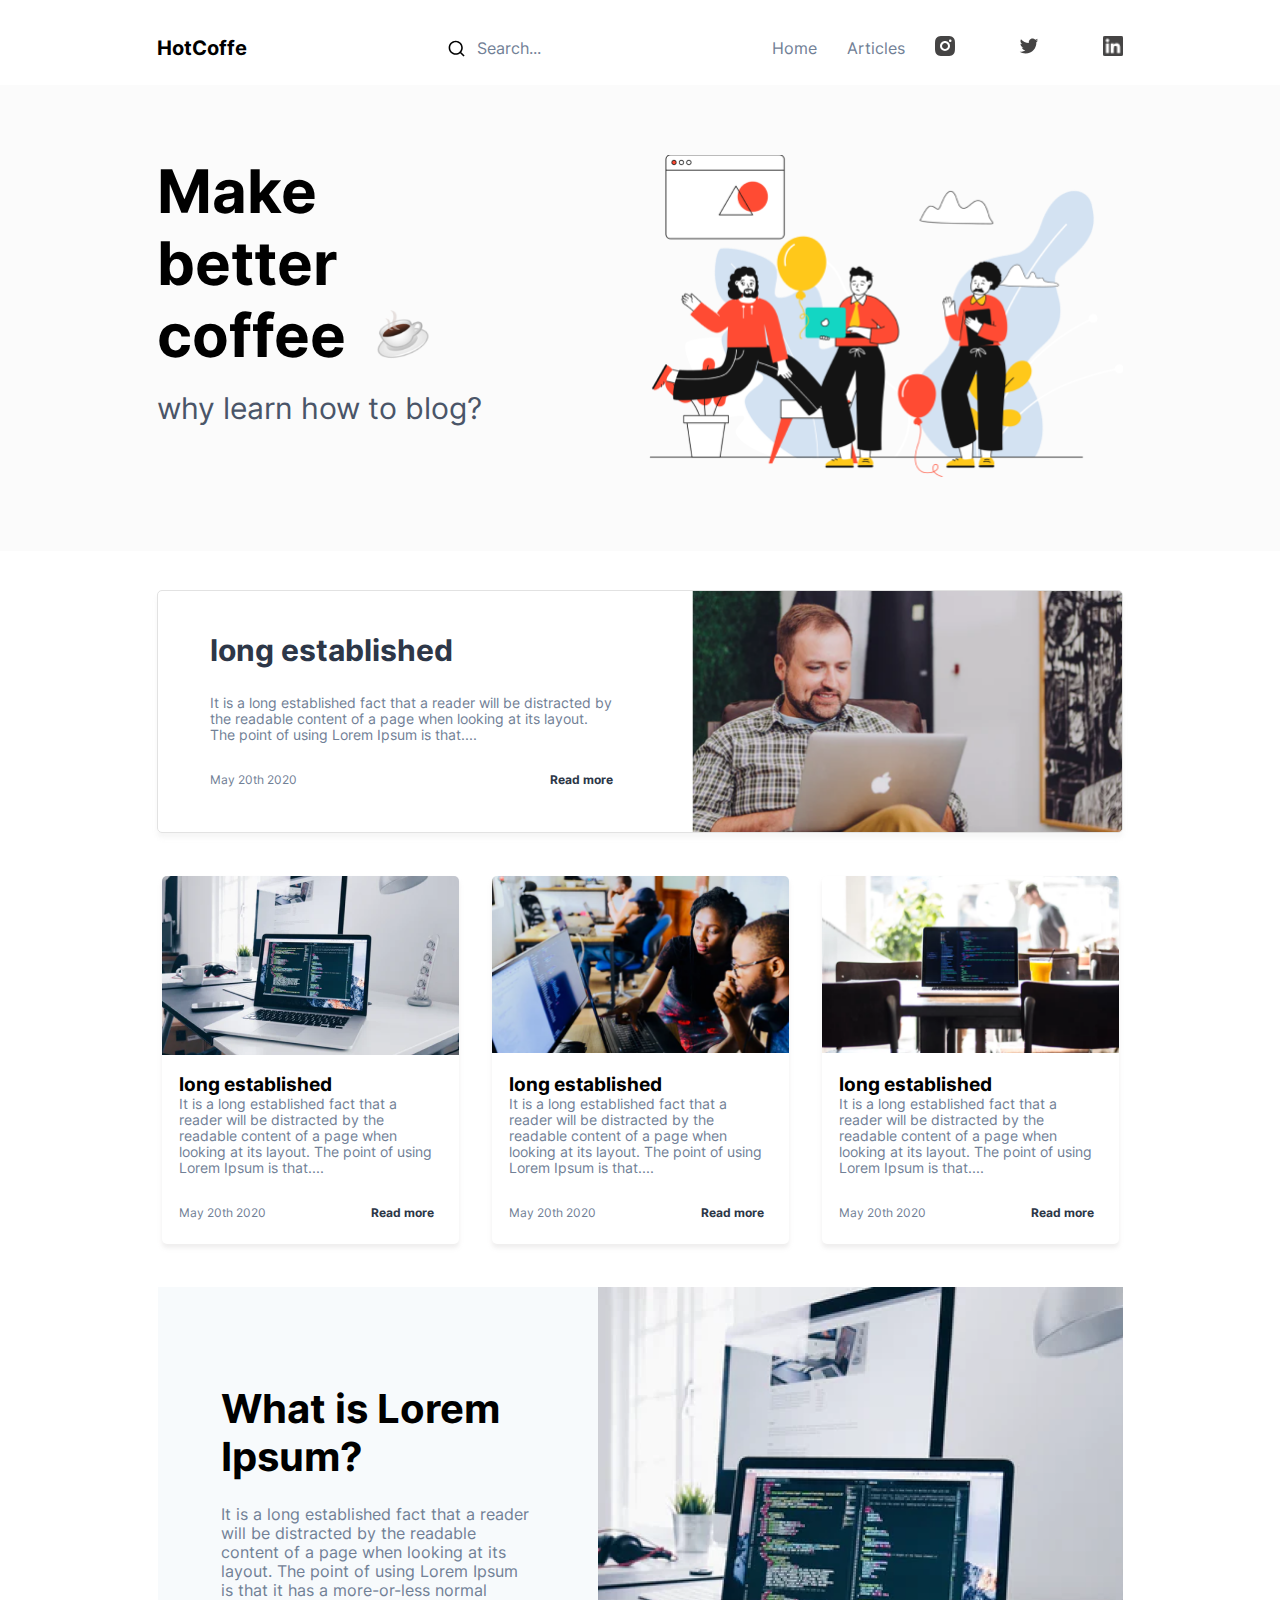
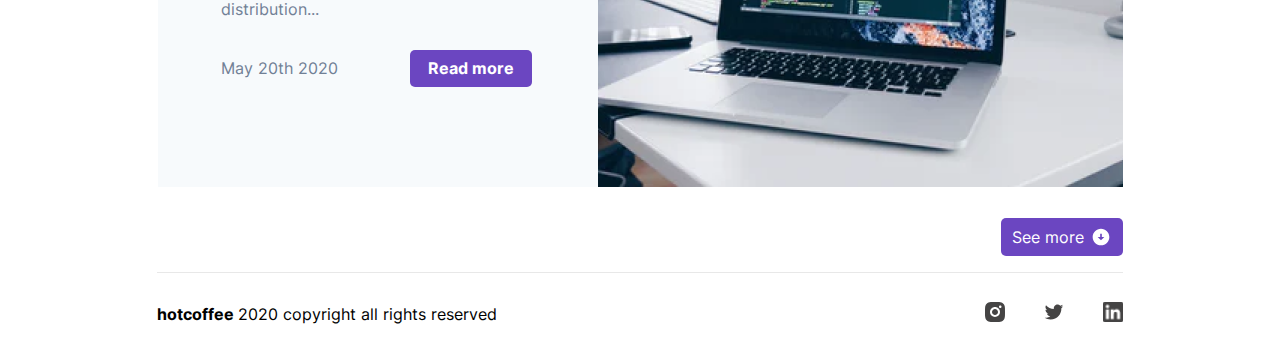
<file: index.html>
<!DOCTYPE html>
<html lang="en">

<head>
    <meta charset="UTF-8">
    <meta http-equiv="X-UA-Compatible" content="IE=edge">
    <meta name="viewport" content="width=device-width, initial-scale=1.0">
    <!-- <link rel="stylesheet" href="./css/main.css"> -->
    <link rel="stylesheet" href="./css/minfy.css">
    <title>HotCoffe</title>
</head>

<body>
    <header class="header">
        <h1 class="heading">HotCoffe</h1>
        <div class="search">
            <img src="./img/searchbtn.svg" alt="Search icon" width="17" height="17">
            <p class="search-text">Search...</p>
        </div> <!-- End of search -->

        <ul class="header-list">
            <li class="header-list_item">
                <a href="index.html" class="text header-list_link">Home</a>
            </li>
            <li class="header-list_item">
                <a href="about.html" class="text header-list_link">Articles</a>
            </li>
            <li class="header-list_item">
                <a href="#" class="header-list_link inst">
                    <img src="./img/ints.svg" alt="Instagram icon" width="20" height="20">
                </a>
            </li>
            <li class="header-list_item">
                <a href="#" class="header-list_link">
                    <img class="icons" src="./img/twitter.svg" alt="Twitter icon" width="20" height="20">
                </a>
            </li>
            <li class="header-list_item">
                <a href="#" class="header-list_link">
                    <img class="icons" src="./img/linkedin.png" alt="Linkedin iocn" width="20" height="20">
                </a>
            </li>
        </ul>
    </header> <!-- End of header -->

    <div class="container">
        <div class="hero">
            <div class="hero-left">
                <h2 class="hero-title">Make better coffee
                    <span><img class="coffe-img" src="./img/coffe.png" alt="Coffe cup" width="76" height="67"></span>
                </h2>
                <p class="hero-text">why learn how to blog?</p>
            </div> <!-- End of hero-left -->
        </div> <!-- End of hero -->
    </div> <!-- End of container -->

    <div class="section">
        <div class="section-left">
            <h3 class="section-title">long established</h3>
            <p class="section-text">It is a long established fact that a reader will be distracted by the readable
                content
                of a page when looking at its
                layout. The point of using Lorem Ipsum is that....</p>
            <div class="date">
                <p class="date-text">May 20th 2020</p>
                <a href="#" class="section-link">Read more</a>
            </div> <!-- End of date -->
        </div> <!-- End of section-left -->
    </div> <!-- End of section -->

    <div class="card">
        <div class="cards first-card">
            <div class="card-wrapper">
                <h3 class="card-title">long established</h3>
                <p class="section-text">It is a long established fact that a reader will be distracted by the readable
                    content
                    of a page when looking at its
                    layout. The point of using Lorem Ipsum is that....</p>
                <div class="date">
                    <p class="date-text">May 20th 2020</p>
                    <a href="#" class="section-link">Read more</a>
                </div>
            </div> <!-- End of card-wrapper -->
        </div> <!-- End of cards -->
        <div class="cards second-card">
            <div class="card-wrapper">
                <h3 class="card-title">long established</h3>
                <p class="section-text">It is a long established fact that a reader will be distracted by the readable
                    content
                    of a page when looking at its
                    layout. The point of using Lorem Ipsum is that....</p>
                <div class="date">
                    <p class="date-text">May 20th 2020</p>
                    <a href="#" class="section-link">Read more</a>
                </div>
            </div>
        </div> <!-- End of second-card -->
        <div class="cards third-card">
            <div class="card-wrapper">
                <h3 class="card-title">long established</h3>
                <p class="section-text">It is a long established fact that a reader will be distracted by the readable
                    content
                    of a page when looking at its
                    layout. The point of using Lorem Ipsum is that....</p>
                <div class="date">
                    <p class="date-text">May 20th 2020</p>
                    <a href="#" class="section-link">Read more</a>
                </div>
            </div>
        </div>
    </div> <!-- End of card -->

    <div class="box">
        <div class="box-left">
            <h3 class="box-title">What is Lorem Ipsum?</h3>
            <p class="box-text">It is a long established fact that a reader will be distracted by the readable content
                of a page when looking at its
                layout. The point of using Lorem Ipsum is that it has a more-or-less normal distribution...</p>
            <div class="date">
                <p class="date-text box-date-text">May 20th 2020</p>
                <a href="#" class="section-link box-link">Read more</a>
            </div>
        </div> <!-- End of box-left -->
        <div class="link-box">
            <a href="#" class="box-link">
                See more
                <img class="arrow-icon" src="./img/arrow.svg" alt="">
            </a>
        </div><!-- End of box-link -->
    </div> <!-- End of box -->

    <div class="footer-wrapper">
        <footer class="footer">
            <h3 class="copyright">hotcoffee <span class="copy-text"> 2020 copyright all rights reserved</span></h3>

            <div class="links">
                <a href="#">
                    <img src="./img/ints.svg" alt="Instagram icon" width="20" height="20">
                </a>
                <a href="#">
                    <img class="icons" src="./img/twitter.svg" alt="Twitter icon" width="20" height="20">
                </a>
                <a href="#">
                    <img class="icons" src="./img/linkedin.png" alt="Linkedin iocn" width="20" height="20">
                </a>
            </div>
        </footer> <!-- End of footer -->
    </div> <!-- End of footer-wrapper -->

</body>

</html>
</file>
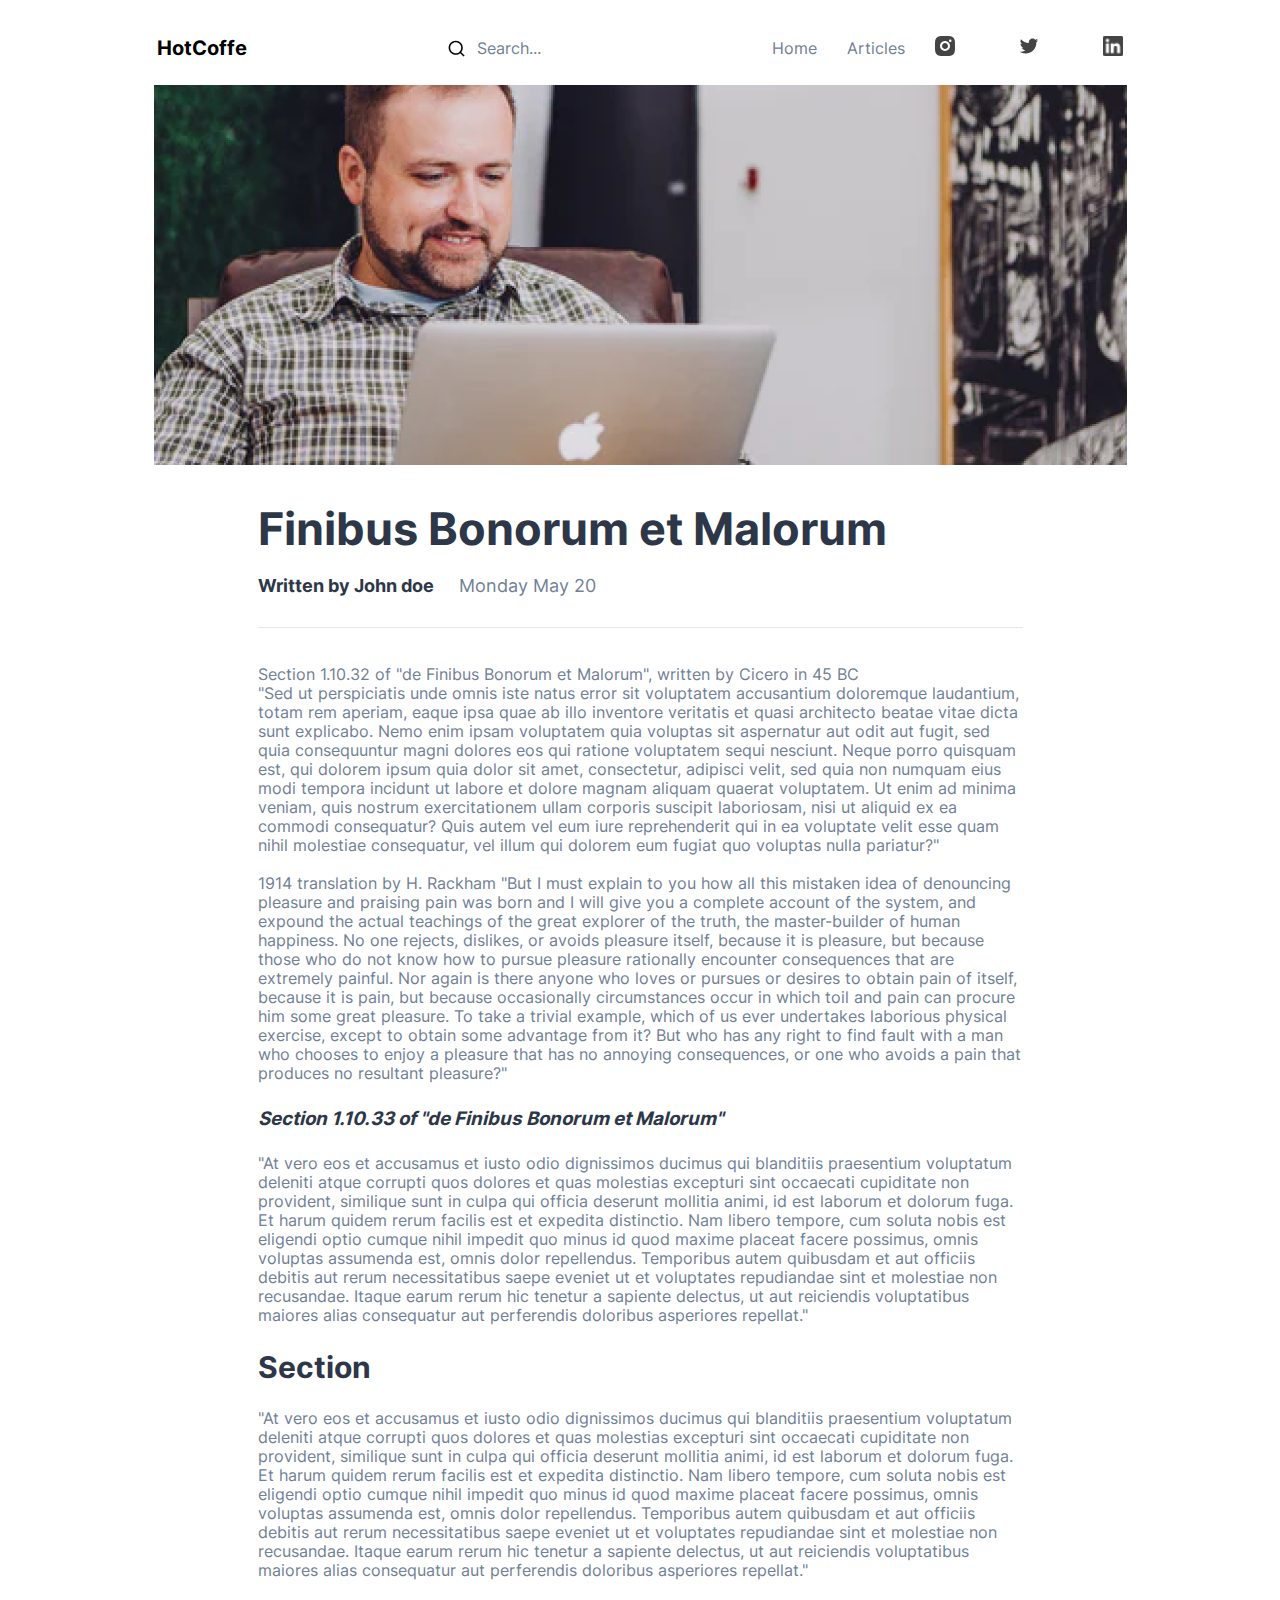
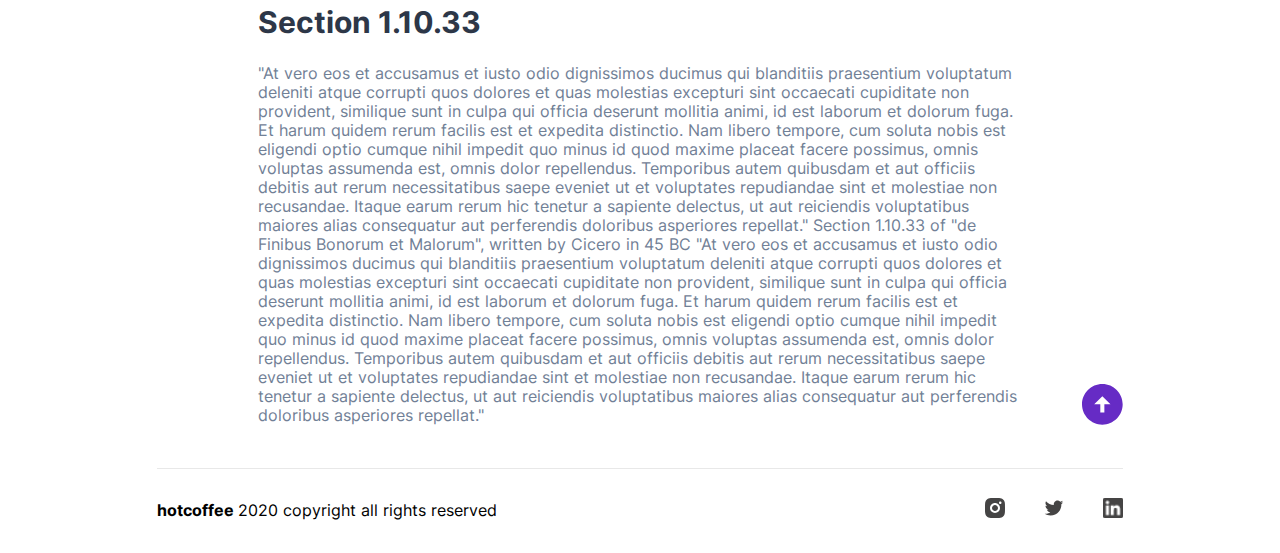
<file: about.html>
<!DOCTYPE html>
<html lang="en">

<head>
    <meta charset="UTF-8">
    <meta http-equiv="X-UA-Compatible" content="IE=edge">
    <meta name="viewport" content="width=device-width, initial-scale=1.0">
    <!-- <link rel="stylesheet" href="./css/main.css"> -->
    <link rel="stylesheet" href="./css/minfy.css">
    <title>About page</title>
</head>

<body>
    <header class="header">
        <h1 class="heading">HotCoffe</h1>
        <div class="search">
            <img src="./img/searchbtn.svg" alt="Search icon" width="17" height="17">
            <p class="search-text">Search...</p>
        </div>

        <ul class="header-list">
            <li class="header-list_item">
                <a href="index.html" class="text header-list_link">Home</a>
            </li>
            <li class="header-list_item">
                <a href="about.html" class="text header-list_link">Articles</a>
            </li>
            <li class="header-list_item">
                <a href="#" class="header-list_link inst">
                    <img src="./img/ints.svg" alt="Instagram icon" width="20" height="20">
                </a>
            </li>
            <li class="header-list_item">
                <a href="#" class="header-list_link">
                    <img class="icons" src="./img/twitter.svg" alt="Twitter icon" width="20" height="20">
                </a>
            </li>
            <li class="header-list_item">
                <a href="#" class="header-list_link">
                    <img class="icons" src="./img/linkedin.png" alt="Linkedin iocn" width="20" height="20">
                </a>
            </li>
        </ul>
    </header>

    <div class="hero-sc">
    </div>

    <div class="about">
        <h1 class="about-heading">Finibus Bonorum et Malorum</h1>
        <div class="date about-date">
            <a href="#" class="section-link about-link">Written by John doe</a>
            <p class="date-text month">Monday May 20</p>
        </div>
    </div>

    <div class="middle">
        <div class="about-section">
            <p class="text">
                Section 1.10.32 of "de Finibus Bonorum et Malorum", written by Cicero in 45 BC <br>
                "Sed ut perspiciatis unde omnis iste natus error sit voluptatem accusantium doloremque laudantium, totam
                rem
                aperiam,
                eaque ipsa quae ab illo inventore veritatis et quasi architecto beatae vitae dicta sunt explicabo. Nemo
                enim
                ipsam
                voluptatem quia voluptas sit aspernatur aut odit aut fugit, sed quia consequuntur magni dolores eos qui
                ratione
                voluptatem sequi nesciunt. Neque porro quisquam est, qui dolorem ipsum quia dolor sit amet, consectetur,
                adipisci velit,
                sed quia non numquam eius modi tempora incidunt ut labore et dolore magnam aliquam quaerat voluptatem.
                Ut
                enim ad minima
                veniam, quis nostrum exercitationem ullam corporis suscipit laboriosam, nisi ut aliquid ex ea commodi
                consequatur? Quis
                autem vel eum iure reprehenderit qui in ea voluptate velit esse quam nihil molestiae consequatur, vel
                illum
                qui dolorem
                eum fugiat quo voluptas nulla pariatur?"
                <br>
                <br>
                1914 translation by H. Rackham
                "But I must explain to you how all this mistaken idea of denouncing pleasure and praising pain was born
                and
                I will give
                you a complete account of the system, and expound the actual teachings of the great explorer of the
                truth,
                the
                master-builder of human happiness. No one rejects, dislikes, or avoids pleasure itself, because it is
                pleasure, but
                because those who do not know how to pursue pleasure rationally encounter consequences that are
                extremely
                painful. Nor
                again is there anyone who loves or pursues or desires to obtain pain of itself, because it is pain, but
                because
                occasionally circumstances occur in which toil and pain can procure him some great pleasure. To take a
                trivial example,
                which of us ever undertakes laborious physical exercise, except to obtain some advantage from it? But
                who
                has any right
                to find fault with a man who chooses to enjoy a pleasure that has no annoying consequences, or one who
                avoids a pain
                that produces no resultant pleasure?"
            </p>

            <h3 class="about-section-title">Section 1.10.33 of "de Finibus Bonorum et Malorum"</h3>

            <p class="text">"At vero eos et accusamus et iusto odio dignissimos ducimus qui blanditiis praesentium
                voluptatum deleniti atque
                corrupti quos dolores et quas molestias excepturi sint occaecati cupiditate non provident, similique
                sunt in
                culpa qui
                officia deserunt mollitia animi, id est laborum et dolorum fuga. Et harum quidem rerum facilis est et
                expedita
                distinctio. Nam libero tempore, cum soluta nobis est eligendi optio cumque nihil impedit quo minus id
                quod
                maxime
                placeat facere possimus, omnis voluptas assumenda est, omnis dolor repellendus. Temporibus autem
                quibusdam
                et aut
                officiis debitis aut rerum necessitatibus saepe eveniet ut et voluptates repudiandae sint et molestiae
                non
                recusandae.
                Itaque earum rerum hic tenetur a sapiente delectus, ut aut reiciendis voluptatibus maiores alias
                consequatur
                aut
                perferendis doloribus asperiores repellat."</p>

            <h3 class="about-title">Section</h3>

            <p class="text">"At vero eos et accusamus et iusto odio dignissimos ducimus qui blanditiis praesentium
                voluptatum deleniti atque
                corrupti quos dolores et quas molestias excepturi sint occaecati cupiditate non provident, similique
                sunt in
                culpa qui
                officia deserunt mollitia animi, id est laborum et dolorum fuga. Et harum quidem rerum facilis est et
                expedita
                distinctio. Nam libero tempore, cum soluta nobis est eligendi optio cumque nihil impedit quo minus id
                quod
                maxime
                placeat facere possimus, omnis voluptas assumenda est, omnis dolor repellendus. Temporibus autem
                quibusdam
                et aut
                officiis debitis aut rerum necessitatibus saepe eveniet ut et voluptates repudiandae sint et molestiae
                non
                recusandae.
                Itaque earum rerum hic tenetur a sapiente delectus, ut aut reiciendis voluptatibus maiores alias
                consequatur
                aut
                perferendis doloribus asperiores repellat."</p>

            <h3 class="about-title">Section 1.10.33</h3>

            <p class="text">"At vero eos et accusamus et iusto odio dignissimos ducimus qui blanditiis praesentium
                voluptatum deleniti atque
                corrupti quos dolores et quas molestias excepturi sint occaecati cupiditate non provident, similique
                sunt in
                culpa qui
                officia deserunt mollitia animi, id est laborum et dolorum fuga. Et harum quidem rerum facilis est et
                expedita
                distinctio. Nam libero tempore, cum soluta nobis est eligendi optio cumque nihil impedit quo minus id
                quod
                maxime
                placeat facere possimus, omnis voluptas assumenda est, omnis dolor repellendus. Temporibus autem
                quibusdam
                et aut
                officiis debitis aut rerum necessitatibus saepe eveniet ut et voluptates repudiandae sint et molestiae
                non
                recusandae.
                Itaque earum rerum hic tenetur a sapiente delectus, ut aut reiciendis voluptatibus maiores alias
                consequatur
                aut
                perferendis doloribus asperiores repellat."
                Section 1.10.33 of "de Finibus Bonorum et Malorum", written by Cicero in 45 BC
                "At vero eos et accusamus et iusto odio dignissimos ducimus qui blanditiis praesentium voluptatum
                deleniti
                atque
                corrupti quos dolores et quas molestias excepturi sint occaecati cupiditate non provident, similique
                sunt in
                culpa qui
                officia deserunt mollitia animi, id est laborum et dolorum fuga. Et harum quidem rerum facilis est et
                expedita
                distinctio. Nam libero tempore, cum soluta nobis est eligendi optio cumque nihil impedit quo minus id
                quod
                maxime
                placeat facere possimus, omnis voluptas assumenda est, omnis dolor repellendus. Temporibus autem
                quibusdam
                et aut
                officiis debitis aut rerum necessitatibus saepe eveniet ut et voluptates repudiandae sint et molestiae
                non
                recusandae.
                Itaque earum rerum hic tenetur a sapiente delectus, ut aut reiciendis voluptatibus maiores alias
                consequatur
                aut
                perferendis doloribus asperiores repellat."</p>
        </div>
    </div>

    <div class="footer-wrapper about-footer">
        <footer class="footer">
            <h3 class="copyright">hotcoffee <span class="copy-text"> 2020 copyright all rights reserved</span></h3>

            <div class="links">
                <a href="#">
                    <img src="./img/ints.svg" alt="Instagram icon" width="20" height="20">
                </a>
                <a href="#">
                    <img class="icons" src="./img/twitter.svg" alt="Twitter icon" width="20" height="20">
                </a>
                <a href="#">
                    <img class="icons" src="./img/linkedin.png" alt="Linkedin iocn" width="20" height="20">
                </a>
            </div>
        </footer>
    </div>
</body>

</html>
</file>
<file: css/main.css>
/* inter-regular - latin */
@font-face {
  font-family: "Inter";
  font-style: normal;
  font-weight: 400;
  src: local(""), url("../fonts/inter-v3-latin-regular.woff2") format("woff2"),
    /* Chrome 26+, Opera 23+, Firefox 39+ */
      url("../fonts/inter-v3-latin-regular.woff") format("woff"); /* Chrome 6+, Firefox 3.6+, IE 9+, Safari 5.1+ */
}
/* inter-700 - latin */
@font-face {
  font-family: "Inter";
  font-style: normal;
  font-weight: 700;
  src: local(""), url("../fonts/inter-v3-latin-700.woff2") format("woff2"),
    /* Chrome 26+, Opera 23+, Firefox 39+ */
      url("../fonts/inter-v3-latin-700.woff") format("woff"); /* Chrome 6+, Firefox 3.6+, IE 9+, Safari 5.1+ */
}

* {
  margin: 0;
  padding: 0;
  box-sizing: border-box;
  text-decoration: none;
  list-style-type: none;
}

body {
  font-family: "Inter", sans-serif;
}

.header {
  max-width: 966px;
  margin: 0 auto;
  padding: 36px 0 25px 0;
  display: flex;
  align-items: center;
  justify-content: space-between;
}

.heading {
  font-size: 20px;
  line-height: 24px;
  font-weight: 700;
}

.search {
  display: flex;
  align-items: center;
  justify-content: center;
}

.search-text {
  margin-left: 12px;
  color: #718096;
}

.header-list {
  display: flex;
  align-items: center;
  justify-content: center;
}

.header-list_link {
  margin-left: 30px;
}

.icons {
  margin-left: 34px;
}

.inst {
  margin-left: 30px;
}

.hero-left {
  width: 354px;
}

.hero-title {
  font-weight: 700;
  font-size: 60px;
  line-height: 72px;
  margin-bottom: 19px;
}

.coffe-img {
  vertical-align: text-top;
}

.hero-text {
  font-weight: 400;
  font-size: 30px;
  line-height: 36px;
  color: #4a5568;
}

.container {
  background-color: #fbfbfb;
  padding-top: 70px;
  padding-bottom: 74px;
  margin-bottom: 39px;
}

.hero {
  max-width: 966px;
  height: 322px;
  margin: 0 auto;
  background-size: contain;
  background-position: right;
  background-repeat: no-repeat;
  background-image: url("../img/hero.png");
}

.section {
  max-width: 966px;
  height: 243px;
  margin: 0 auto;
  margin-bottom: 43px;
  border-radius: 5px;
  background-size: contain;
  background-position: right;
  border: 1px solid #e2e2e2;
  background-repeat: no-repeat;
  background-image: url("../img/section-img.png");
  box-shadow: 0px 5px 4px rgba(221, 221, 221, 0.25);
}

.section-left {
  width: 455px;
  padding: 41px 0 43px 52px;
}

.section-title {
  font-weight: 700;
  font-size: 30px;
  line-height: 36px;
  color: #2d3748;
  margin-bottom: 27px;
}

.section-text {
  font-weight: 400;
  font-size: 14px;
  line-height: 16px;
  color: #718096;
  margin-bottom: 30px;
}

.date {
  display: flex;
  align-items: center;
  justify-content: space-between;
}

.date-text {
  font-weight: 400;
  font-size: 12px;
  line-height: 14px;
  color: #718096;
}

.section-link {
  font-weight: 700;
  font-size: 12px;
  line-height: 14px;
  color: #2d3748;
}

.card {
  max-width: 966px;
  margin: 0 auto;
  display: flex;
  align-items: center;
  justify-content: center;
  margin-bottom: 43px;
}

.cards {
  width: 297px;
  border-radius: 5px;
  background-size: contain;
  background-position: top;
  background-repeat: no-repeat;
  box-shadow: 0px 4px 4px rgba(192, 189, 189, 0.25);
}

.first-card {
  background-image: url("../img/card-img1.png");
}

.second-card {
  margin: 0 33px;
  background-image: url("../img/card-img2.png");
}

.third-card {
  background-image: url("../img/card-img3.png");
}

.card-wrapper {
  padding: 197px 25px 24px 17px;
}

.box {
  max-width: 965px;
  height: 500px;
  margin: 0 auto;
  margin-bottom: 85px;
  background-size: contain;
  background-position: right;
  background-repeat: no-repeat;
  background-image: url("../img/box-img.png");
}

.box-left {
  width: 440px;
  height: 500px;
  padding: 98px 66px 118px 63px;
  background-color: #f7fafc;
}

.box-title {
  font-weight: 700;
  font-size: 40px;
  line-height: 48px;
  margin-bottom: 24px;
}

.box-text {
  font-size: 16px;
  line-height: 19px;
  margin-bottom: 31px;
  color: #718096;
}

.box-date-text {
  font-size: 16px;
  line-height: 19px;
}

.link-box {
  display: block;
  margin-bottom: 43px;
  margin-top: 31px;
}

.box-link {
  display: flex;
  align-items: center;
  justify-content: center;
  font-size: 16px;
  line-height: 19px;
  width: 122px;
  float: right;
  color: #fff;
  padding: 9px 11px;
  background: #6b46c1;
  border-radius: 5px;
}

.arrow-icon {
  display: block;
  margin-left: 7px;
}

.footer-wrapper {
  max-width: 966px;
  margin: 0 auto;
  margin-top: 43px;
  border-top: 1px solid #e8e8e8;
}

.footer {
  display: flex;
  align-items: center;
  padding: 29px 0 31px 0;
  justify-content: space-between;
}

.copyright {
  font-weight: 700;
  font-size: 16px;
  line-height: 19px;
}

.copy-text {
  font-weight: 400;
}

/* about page */

.hero-sc {
  width: 973px;
  height: 380px;
  margin: 0 auto;
  margin-bottom: 37px;
  background-image: url("../img/hero-sc.png");
}

.about {
  width: 765px;
  margin: 0 auto;
  margin-bottom: 37px;
  border-bottom: 1px solid #e8e7e7;
}

.about-heading {
  font-size: 45px;
  font-weight: 700;
  color: #2d3748;
  line-height: 54px;
  margin-bottom: 19px;
}

.about-date {
  margin-bottom: 30px;
  justify-content: flex-start;
}

.about-link {
  font-size: 18px;
  line-height: 22px;
  font-weight: 700;
  margin-right: 25px;
}

.month {
  font-size: 18px;
  line-height: 22px;
}

.about-section {
  width: 765px;
  margin: 0 auto;
}

.text {
  font-weight: 400;
  font-size: 16px;
  line-height: 19px;
  color: #718096;
  margin-bottom: 24px;
}

.about-section-title {
  font-style: italic;
  font-weight: 700;
  color: #2d3748;
  margin-bottom: 24px;
}

.about-title {
  font-size: 30px;
  color: #2d3748;
  font-weight: 700;
  line-height: 36px;
  margin-bottom: 24px;
}

.middle {
  max-width: 966px;
  margin: 0 auto;
  background-size: 41px 41px;
  background-repeat: no-repeat;
  background-position: bottom right;
  background-image: url("../img/toparrow.svg");
}
</file>
<file: css/minfy.css>
@font-face {
  font-family: Inter;
  font-style: normal;
  font-weight: 400;
  src: local(""), url(../fonts/inter-v3-latin-regular.woff2) format("woff2"),
    url(../fonts/inter-v3-latin-regular.woff) format("woff");
}
@font-face {
  font-family: Inter;
  font-style: normal;
  font-weight: 700;
  src: local(""), url(../fonts/inter-v3-latin-700.woff2) format("woff2"),
    url(../fonts/inter-v3-latin-700.woff) format("woff");
}
* {
  margin: 0;
  padding: 0;
  box-sizing: border-box;
  text-decoration: none;
  list-style-type: none;
}
body {
  font-family: Inter, sans-serif;
}
.header {
  max-width: 966px;
  margin: 0 auto;
  padding: 36px 0 25px 0;
  display: flex;
  align-items: center;
  justify-content: space-between;
}
.heading {
  font-size: 20px;
  line-height: 24px;
  font-weight: 700;
}
.search {
  display: flex;
  align-items: center;
  justify-content: center;
}
.search-text {
  margin-left: 12px;
  color: #718096;
}
.header-list {
  display: flex;
  align-items: center;
  justify-content: center;
}
.header-list_link {
  margin-left: 30px;
}
.icons {
  margin-left: 34px;
}
.inst {
  margin-left: 30px;
}
.hero-left {
  width: 354px;
}
.hero-title {
  font-weight: 700;
  font-size: 60px;
  line-height: 72px;
  margin-bottom: 19px;
}
.coffe-img {
  vertical-align: text-top;
}
.hero-text {
  font-weight: 400;
  font-size: 30px;
  line-height: 36px;
  color: #4a5568;
}
.container {
  background-color: #fbfbfb;
  padding-top: 70px;
  padding-bottom: 74px;
  margin-bottom: 39px;
}
.hero {
  max-width: 966px;
  height: 322px;
  margin: 0 auto;
  background-size: contain;
  background-position: right;
  background-repeat: no-repeat;
  background-image: url(../img/hero.png);
}
.section {
  max-width: 966px;
  height: 243px;
  margin: 0 auto;
  margin-bottom: 43px;
  border-radius: 5px;
  background-size: contain;
  background-position: right;
  border: 1px solid #e2e2e2;
  background-repeat: no-repeat;
  background-image: url(../img/section-img.png);
  box-shadow: 0 5px 4px rgba(221, 221, 221, 0.25);
}
.section-left {
  width: 455px;
  padding: 41px 0 43px 52px;
}
.section-title {
  font-weight: 700;
  font-size: 30px;
  line-height: 36px;
  color: #2d3748;
  margin-bottom: 27px;
}
.section-text {
  font-weight: 400;
  font-size: 14px;
  line-height: 16px;
  color: #718096;
  margin-bottom: 30px;
}
.date {
  display: flex;
  align-items: center;
  justify-content: space-between;
}
.date-text {
  font-weight: 400;
  font-size: 12px;
  line-height: 14px;
  color: #718096;
}
.section-link {
  font-weight: 700;
  font-size: 12px;
  line-height: 14px;
  color: #2d3748;
}
.card {
  max-width: 966px;
  margin: 0 auto;
  display: flex;
  align-items: center;
  justify-content: center;
  margin-bottom: 43px;
}
.cards {
  width: 297px;
  border-radius: 5px;
  background-size: contain;
  background-position: top;
  background-repeat: no-repeat;
  box-shadow: 0 4px 4px rgba(192, 189, 189, 0.25);
}
.first-card {
  background-image: url(../img/card-img1.png);
}
.second-card {
  margin: 0 33px;
  background-image: url(../img/card-img2.png);
}
.third-card {
  background-image: url(../img/card-img3.png);
}
.card-wrapper {
  padding: 197px 25px 24px 17px;
}
.box {
  max-width: 965px;
  height: 500px;
  margin: 0 auto;
  margin-bottom: 85px;
  background-size: contain;
  background-position: right;
  background-repeat: no-repeat;
  background-image: url(../img/box-img.png);
}
.box-left {
  width: 440px;
  height: 500px;
  padding: 98px 66px 118px 63px;
  background-color: #f7fafc;
}
.box-title {
  font-weight: 700;
  font-size: 40px;
  line-height: 48px;
  margin-bottom: 24px;
}
.box-text {
  font-size: 16px;
  line-height: 19px;
  margin-bottom: 31px;
  color: #718096;
}
.box-date-text {
  font-size: 16px;
  line-height: 19px;
}
.link-box {
  display: block;
  margin-bottom: 43px;
  margin-top: 31px;
}
.box-link {
  display: flex;
  align-items: center;
  justify-content: center;
  font-size: 16px;
  line-height: 19px;
  width: 122px;
  float: right;
  color: #fff;
  padding: 9px 11px;
  background: #6b46c1;
  border-radius: 5px;
}
.arrow-icon {
  display: block;
  margin-left: 7px;
}
.footer-wrapper {
  max-width: 966px;
  margin: 0 auto;
  margin-top: 43px;
  border-top: 1px solid #e8e8e8;
}
.footer {
  display: flex;
  align-items: center;
  padding: 29px 0 31px 0;
  justify-content: space-between;
}
.copyright {
  font-weight: 700;
  font-size: 16px;
  line-height: 19px;
}
.copy-text {
  font-weight: 400;
}
.hero-sc {
  width: 973px;
  height: 380px;
  margin: 0 auto;
  margin-bottom: 37px;
  background-image: url(../img/hero-sc.png);
}
.about {
  width: 765px;
  margin: 0 auto;
  margin-bottom: 37px;
  border-bottom: 1px solid #e8e7e7;
}
.about-heading {
  font-size: 45px;
  font-weight: 700;
  color: #2d3748;
  line-height: 54px;
  margin-bottom: 19px;
}
.about-date {
  margin-bottom: 30px;
  justify-content: flex-start;
}
.about-link {
  font-size: 18px;
  line-height: 22px;
  font-weight: 700;
  margin-right: 25px;
}
.month {
  font-size: 18px;
  line-height: 22px;
}
.about-section {
  width: 765px;
  margin: 0 auto;
}
.text {
  font-weight: 400;
  font-size: 16px;
  line-height: 19px;
  color: #718096;
  margin-bottom: 24px;
}
.about-section-title {
  font-style: italic;
  font-weight: 700;
  color: #2d3748;
  margin-bottom: 24px;
}
.about-title {
  font-size: 30px;
  color: #2d3748;
  font-weight: 700;
  line-height: 36px;
  margin-bottom: 24px;
}
.middle {
  max-width: 966px;
  margin: 0 auto;
  background-size: 41px 41px;
  background-repeat: no-repeat;
  background-position: bottom right;
  background-image: url(../img/toparrow.svg);
}
</file>
